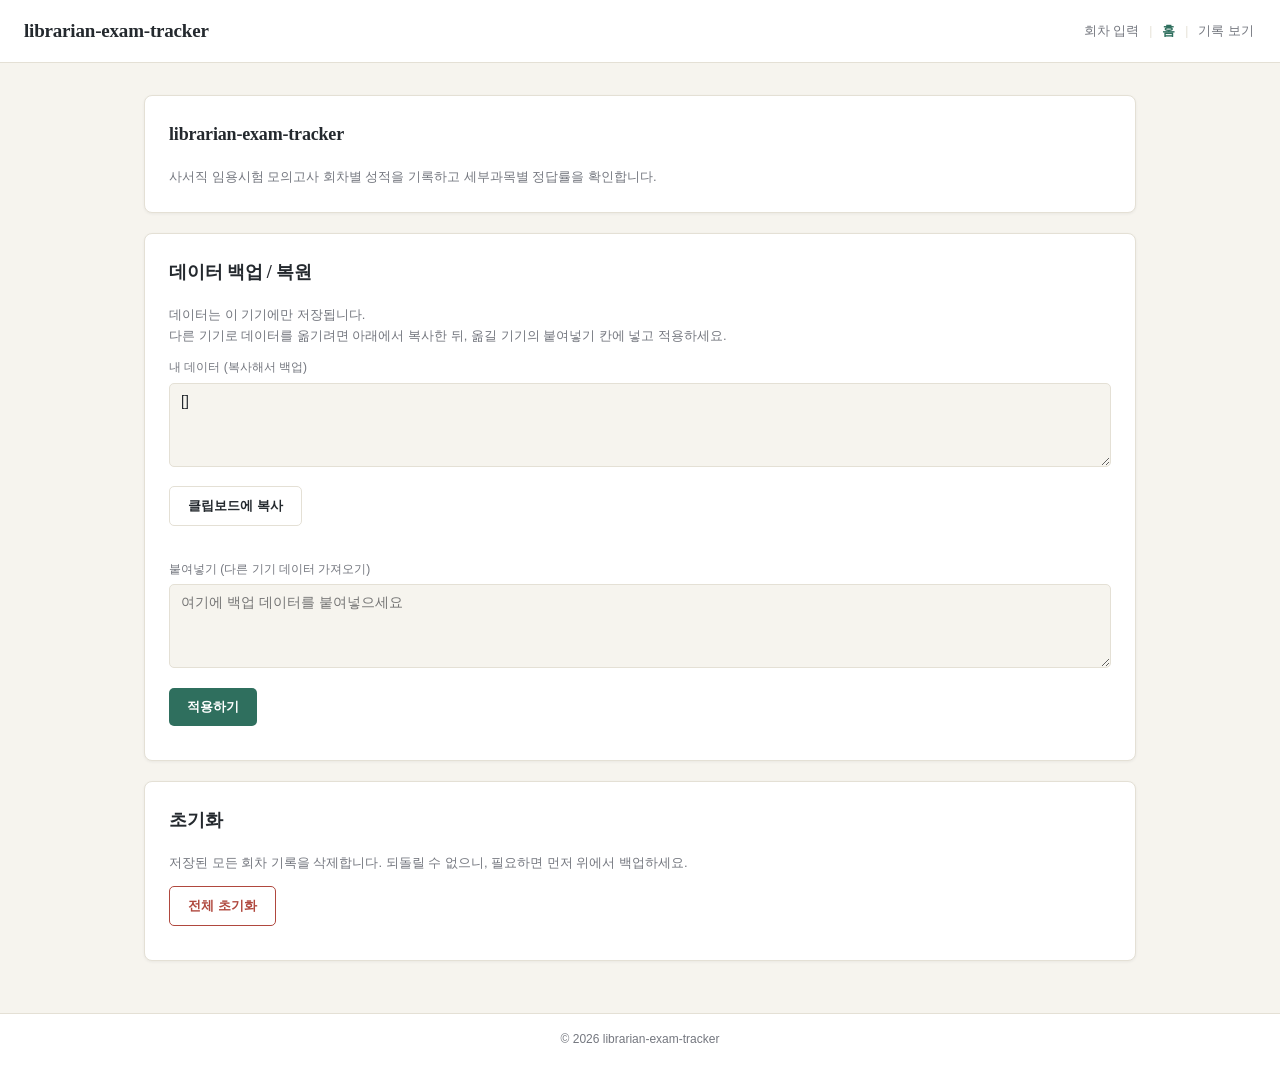
<file: index.html>
<!DOCTYPE html>
<html lang="ko">

<head>
  <meta charset="UTF-8">
  <meta name="viewport" content="width=device-width, initial-scale=1.0">
  <title>librarian-exam-tracker</title>
  <link rel="icon"
    href="data:image/svg+xml,%3Csvg xmlns='http://www.w3.org/2000/svg' viewBox='0 0 100 100'%3E%3Ctext y='.9em' font-size='90'%3E%F0%9F%93%9A%3C/text%3E%3C/svg%3E">
  <link rel="stylesheet" href="/css/main.css">
  <link rel="stylesheet" href="/css/header.css">
  <link rel="stylesheet" href="/css/footer.css">
</head>

<body>

  <app-header></app-header>

  <main>
    <section class="panel">
      <h2>librarian-exam-tracker</h2>
      <p class="hint">
        사서직 임용시험 모의고사 회차별 성적을 기록하고 세부과목별 정답률을 확인합니다.
      </p>
    </section>

    <section class="panel">
      <h2>데이터 백업 / 복원</h2>
      <p class="hint">
        데이터는 이 기기에만 저장됩니다.
        <br>다른 기기로 데이터를 옮기려면 아래에서 복사한 뒤,
        옮길 기기의 붙여넣기 칸에 넣고 적용하세요.
      </p>

      <label for="exportArea">내 데이터 (복사해서 백업)</label>
      <textarea id="exportArea" rows="4" readonly></textarea>
      <button id="copyBtn" type="button" class="secondary">클립보드에 복사</button>

      <div class="field-block">
        <label for="importArea">붙여넣기 (다른 기기 데이터 가져오기)</label>
        <textarea id="importArea" rows="4" placeholder="여기에 백업 데이터를 붙여넣으세요"></textarea>
        <button id="importBtn" type="button" class="primary">적용하기</button>
      </div>
    </section>

    <section class="panel">
      <h2>초기화</h2>
      <p class="hint">
        저장된 모든 회차 기록을 삭제합니다. 되돌릴 수 없으니, 필요하면 먼저 위에서 백업하세요.
      </p>
      <button id="resetBtn" type="button" class="danger">전체 초기화</button>
    </section>
  </main>

  <app-footer></app-footer>

  <script type="module" src="/js/components/app-header.js"></script>
  <script type="module" src="/js/components/app-footer.js"></script>
  <script type="module" src="/js/home-page.js"></script>
</body>

</html>
</file>
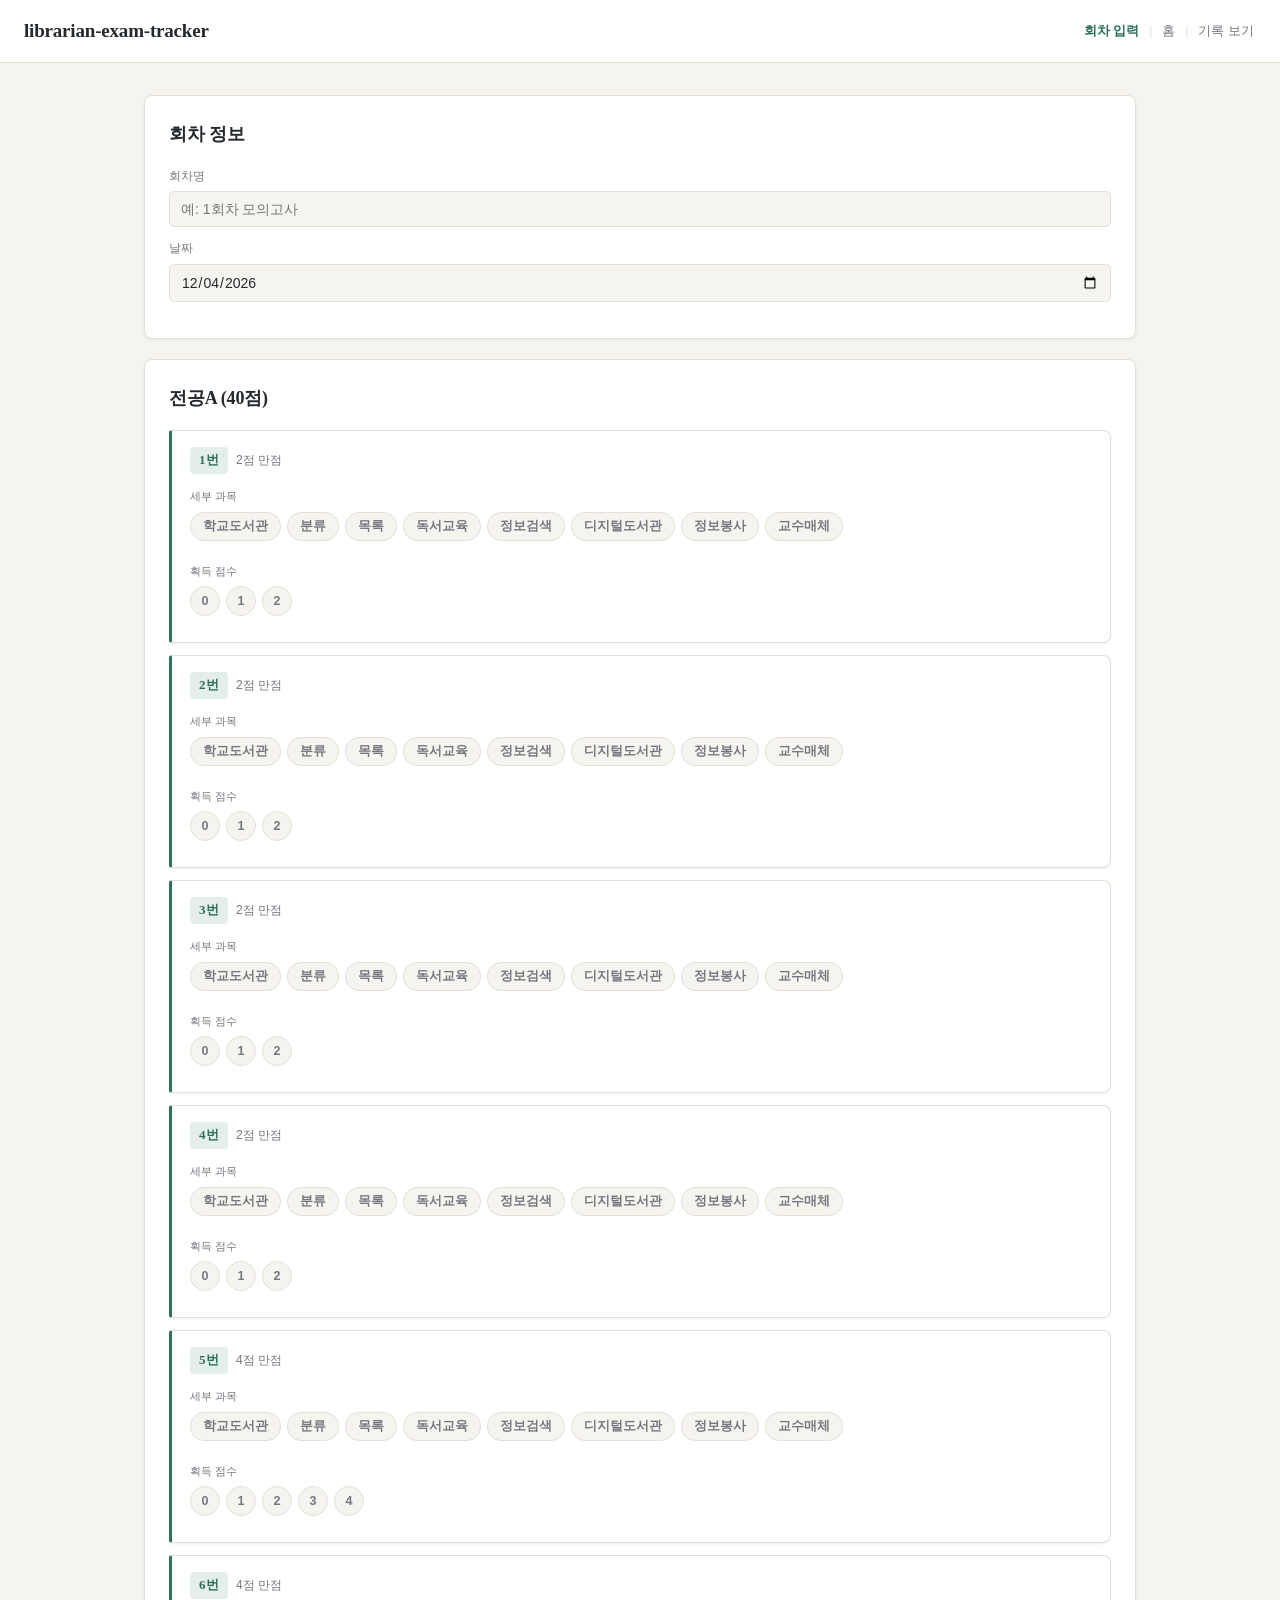
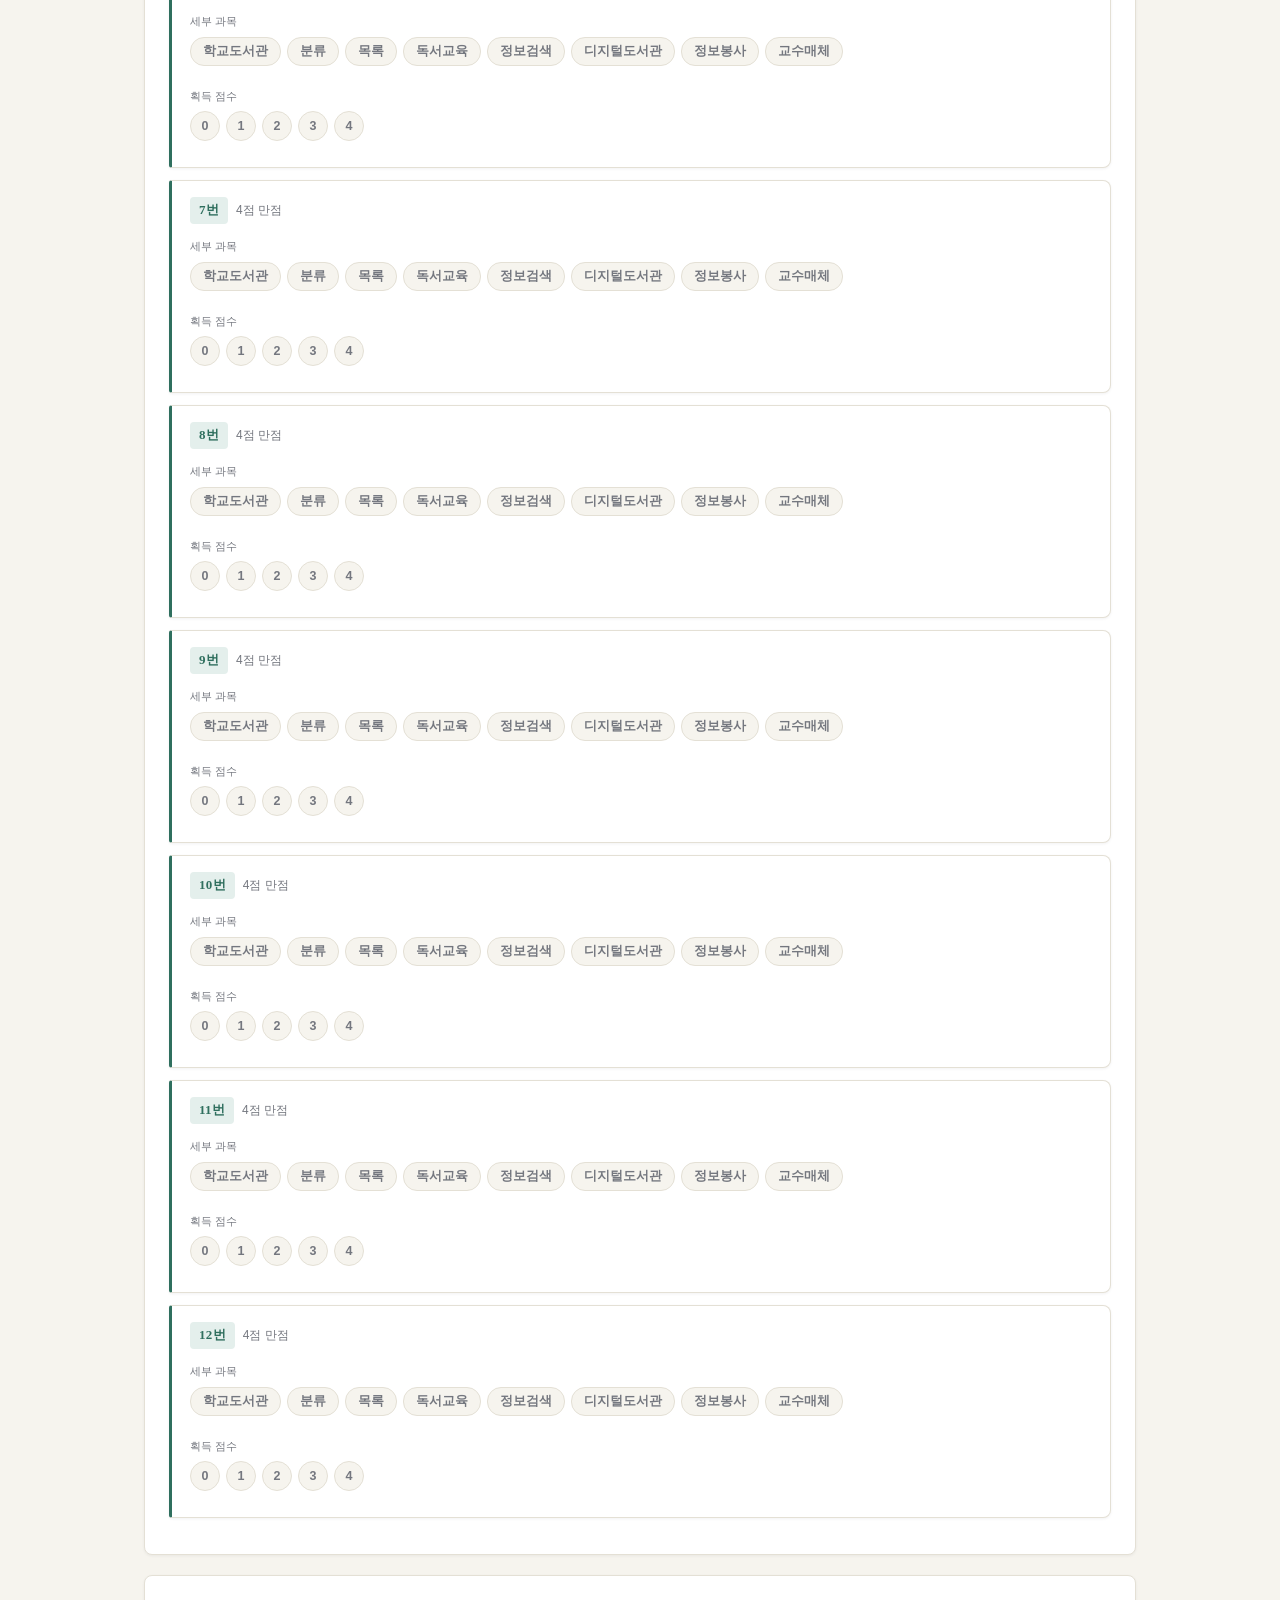
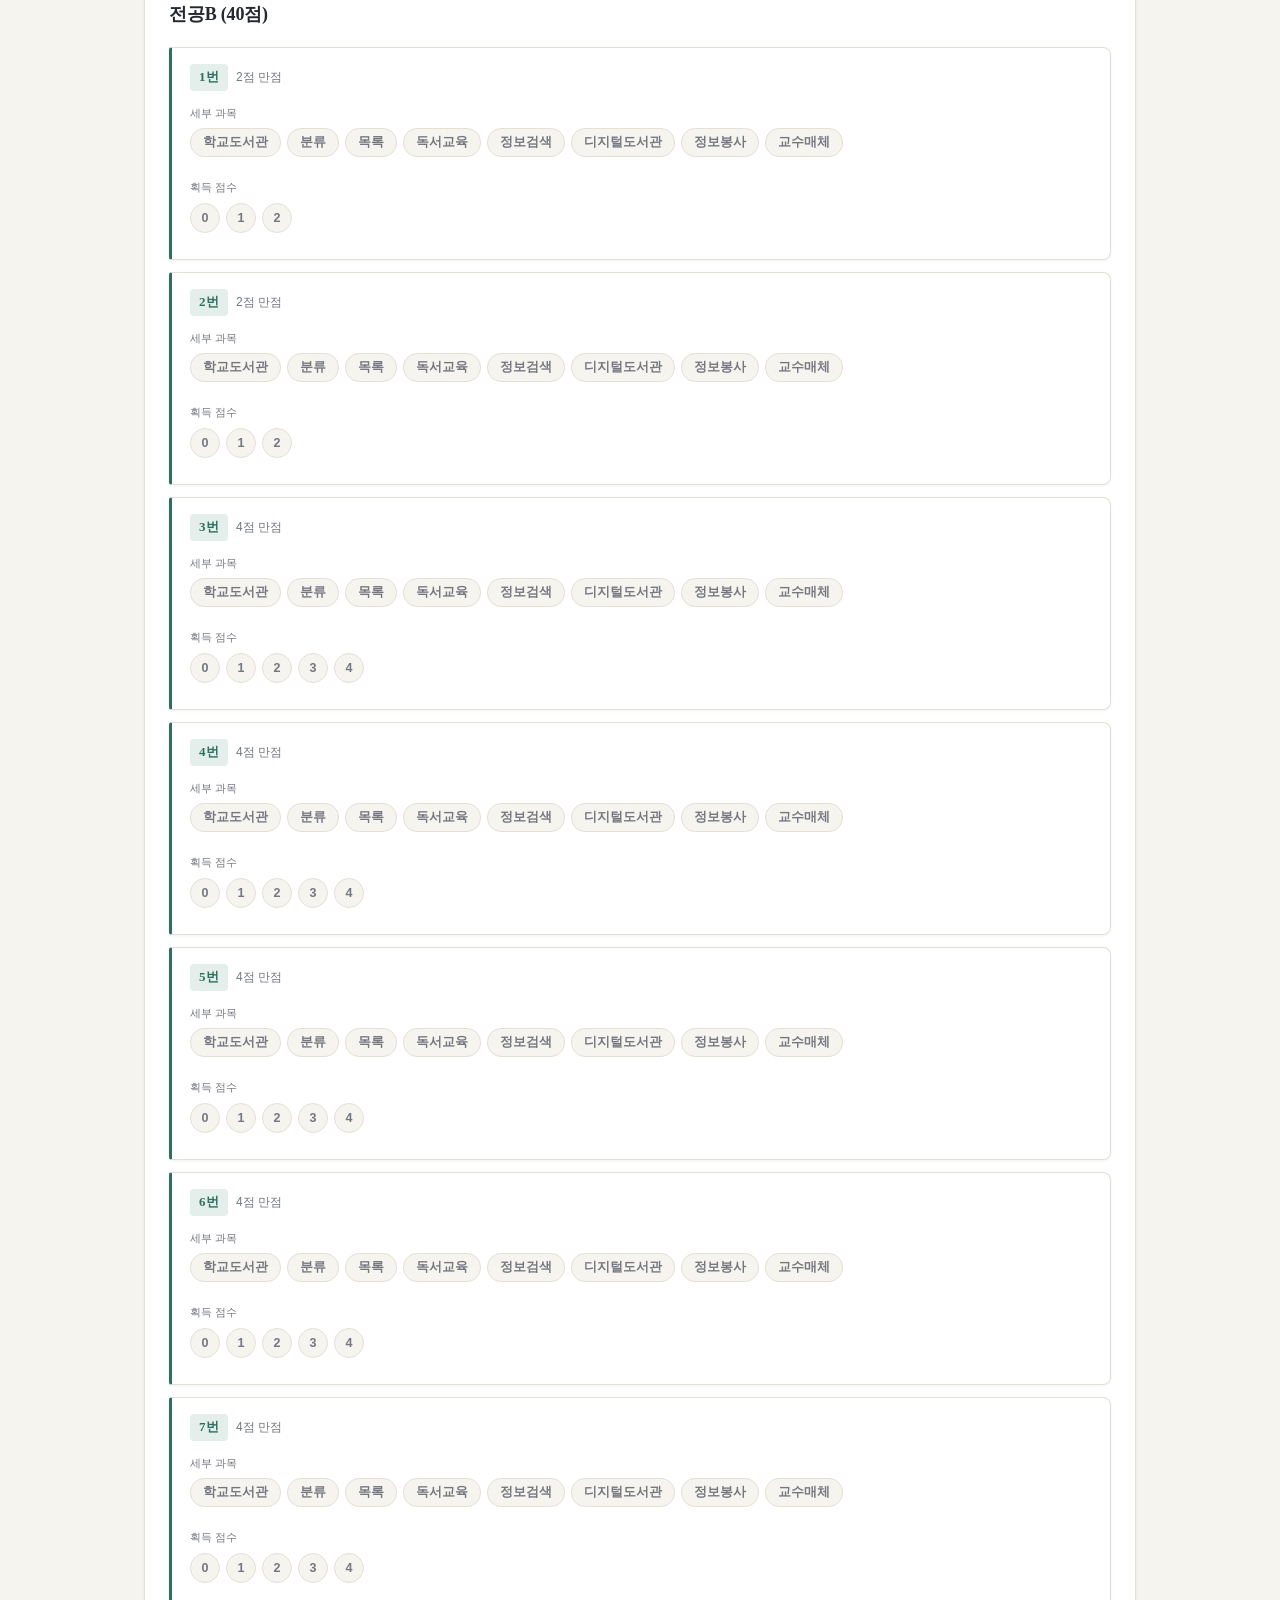
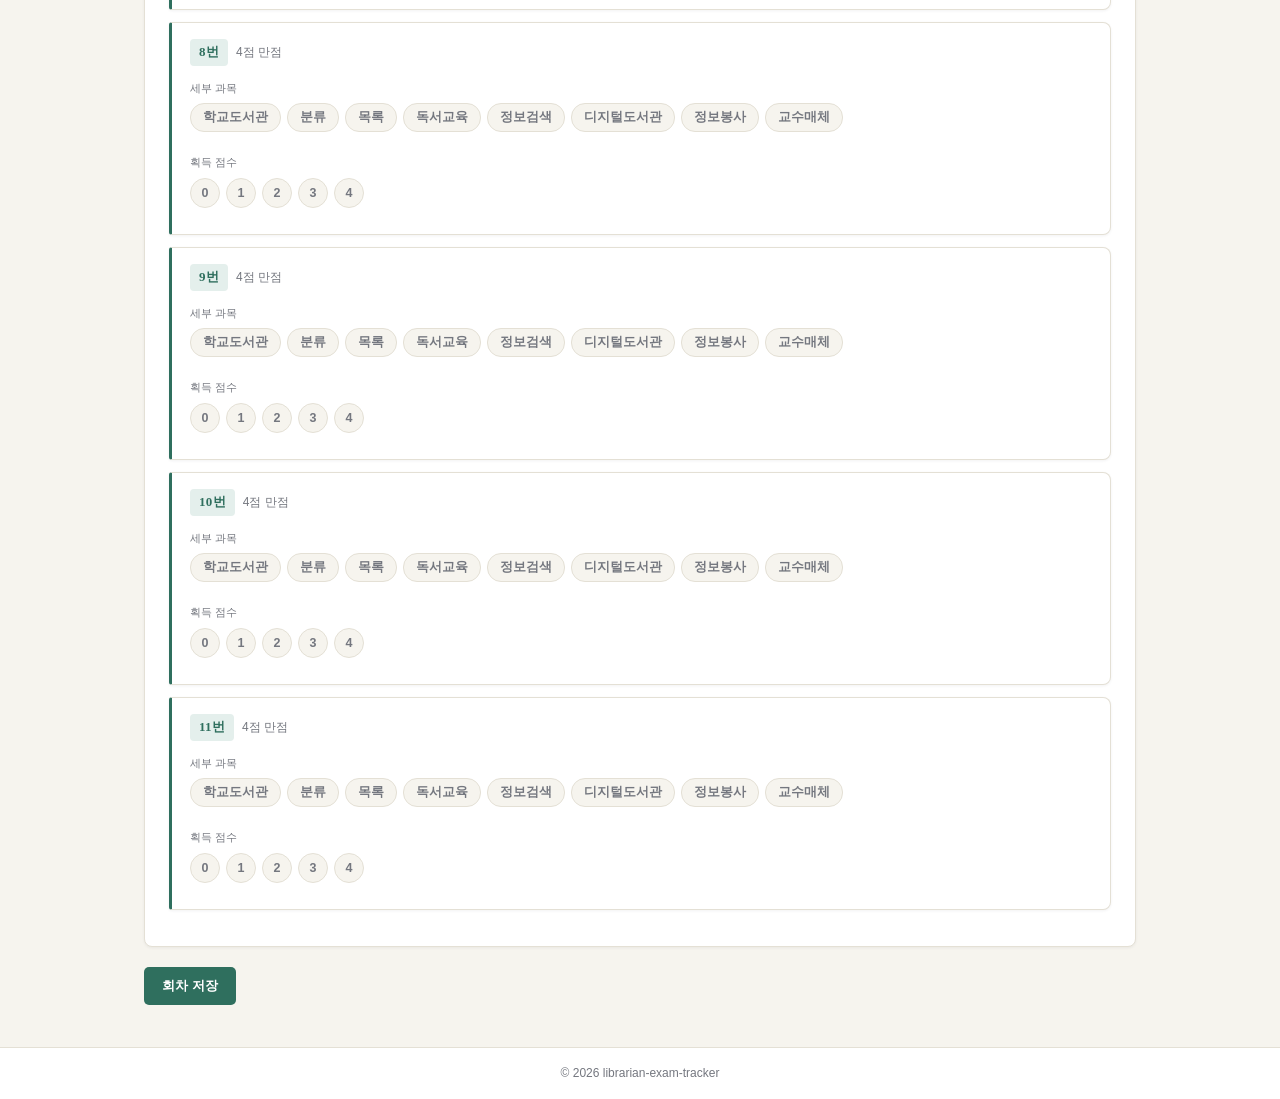
<file: pages/record.html>
<!DOCTYPE html>
<html lang="ko">

<head>
  <meta charset="UTF-8">
  <meta name="viewport" content="width=device-width, initial-scale=1.0">
  <title>회차 입력 | librarian-exam-tracker</title>
  <link rel="icon"
    href="data:image/svg+xml,%3Csvg xmlns='http://www.w3.org/2000/svg' viewBox='0 0 100 100'%3E%3Ctext y='.9em' font-size='90'%3E%F0%9F%93%9A%3C/text%3E%3C/svg%3E">
  <link rel="stylesheet" href="/css/main.css">
  <link rel="stylesheet" href="/css/header.css">
  <link rel="stylesheet" href="/css/footer.css">
</head>

<body>

  <app-header></app-header>

  <main>
    <section class="panel">
      <h2>회차 정보</h2>
      <label for="roundLabel">회차명</label>
      <input type="text" id="roundLabel" placeholder="예: 1회차 모의고사">
      <label for="roundDate">날짜</label>
      <input type="date" id="roundDate">
    </section>

    <section class="panel">
      <h2>전공A (40점)</h2>
      <div id="questionsA"></div>
    </section>

    <section class="panel">
      <h2>전공B (40점)</h2>
      <div id="questionsB"></div>
    </section>

    <button id="saveRoundBtn" type="button" class="primary">회차 저장</button>
  </main>

  <app-footer></app-footer>

  <script type="module" src="/js/components/app-header.js"></script>
  <script type="module" src="/js/components/app-footer.js"></script>
  <script type="module" src="/js/record-page.js"></script>
</body>

</html>
</file>
<file: css/main.css>
/* ============================================================
   변수
   ============================================================ */
:root {
  --bg: #F6F4EE;
  --surface: #FFFFFF;
  --ink: #24292E;
  --muted: #74777F;
  --line: #E4E0D5;
  --correct: #2F6F5E;
  --correct-soft: #E4EFEC;
  --wrong: #B0483E;
  --wrong-soft: #F5E7E5;
  --serif: Georgia, "Nanum Myeongjo", "Batang", serif;
  --shadow: 0 1px 3px rgba(36, 41, 46, 0.06);
}

/* ============================================================
   리셋 / 베이스
   ============================================================ */
* {
  box-sizing: border-box;
}

body {
  margin: 0;
  background: var(--bg);
  color: var(--ink);
  font-family: -apple-system, BlinkMacSystemFont, "Apple SD Gothic Neo", "Malgun Gothic", "Segoe UI", sans-serif;
  line-height: 1.6;
  -webkit-font-smoothing: antialiased;
}

/* ============================================================
   레이아웃 / 패널
   ============================================================ */
main {
  max-width: 1040px;
  margin: 0 auto;
  padding: 32px 24px;
}

.panel {
  background: var(--surface);
  border: 1px solid var(--line);
  border-radius: 8px;
  padding: 24px;
  margin-bottom: 20px;
  box-shadow: var(--shadow);
}

h2 {
  font-family: var(--serif);
  font-size: 18px;
  font-weight: 700;
  letter-spacing: -0.01em;
  margin: 0 0 18px;
  color: var(--ink);
}

/* ============================================================
   폼 요소
   ============================================================ */
label {
  display: block;
  font-size: 12px;
  color: var(--muted);
  margin-bottom: 5px;
}

input[type="text"],
input[type="number"],
input[type="date"],
textarea {
  width: 100%;
  padding: 9px 11px;
  border: 1px solid var(--line);
  border-radius: 5px;
  font-size: 14px;
  background: var(--bg);
  color: var(--ink);
  margin-bottom: 12px;
  transition: border-color 0.15s ease;
  font-family: inherit;
}

input:focus,
textarea:focus {
  outline: none;
  border-color: var(--correct);
  box-shadow: 0 0 0 3px var(--correct-soft);
}

/* ---------- 버튼 시스템 ---------- */
button {
  border: none;
  border-radius: 5px;
  padding: 10px 18px;
  font-size: 13px;
  font-weight: 600;
  cursor: pointer;
  transition: background 0.15s ease, border-color 0.15s ease, color 0.15s ease, transform 0.05s ease;
}

button:active {
  transform: translateY(1px);
}

button:focus-visible,
.chip:focus-visible,
.tabBtn:focus-visible {
  outline: 2px solid var(--correct);
  outline-offset: 2px;
}

/* 기본값 = primary */
button,
button.primary {
  background: var(--correct);
  color: #fff;
  margin-bottom: 10px;
}



button.secondary {
  background: var(--surface);
  color: var(--ink);
  border: 1px solid var(--line);
}

button.secondary:hover {
  border-color: var(--correct);
  color: var(--correct);
}

button.danger {
  background: transparent;
  color: var(--wrong);
  border: 1px solid var(--wrong);
}

button.danger:hover {
  background: var(--wrong);
  color: #fff;
}

/* ============================================================
   리스트 / 안내 문구
   ============================================================ */
ul {
  list-style: none;
  margin: 0 0 16px;
  padding: 0;
}

ul li {
  display: flex;
  justify-content: space-between;
  align-items: center;
  padding: 9px 0;
  border-bottom: 1px solid var(--line);
  font-size: 13px;
}

.empty,
.placeholder {
  color: var(--muted);
  font-size: 13px;
  padding: 14px 0;
  text-align: center;
}

.hint {
  color: var(--muted);
  font-size: 13px;
  margin: 0 0 12px;
}

.hint:last-child {
  margin-bottom: 0;
}

.field-block {
  margin-top: 24px;
}

.hidden {
  display: none !important;
}

/* ============================================================
   차트
   ============================================================ */
.chart-box {
  position: relative;
  border: 1px solid var(--line);
  border-radius: 7px;
  padding: 16px;
  min-width: 0;
  background: var(--surface);
}

.total-trend-box {
  height: 150px;
}

.total-trend-box canvas {
  max-height: 150px;
}

.trend-box {
  height: 240px;
}

.trend-box canvas {
  max-height: 240px;
}

/* ============================================================
   문제 카드 (도서 색인카드 느낌)
   ============================================================ */
.qrow {
  background: var(--surface);
  border: 1px solid var(--line);
  border-left: 3px solid var(--correct);
  border-radius: 3px 8px 8px 3px;
  padding: 16px 18px;
  margin-bottom: 12px;
  box-shadow: var(--shadow);
  transition: border-left-color 0.15s ease, box-shadow 0.15s ease;
}

.qrow:focus-within {
  border-left-color: var(--wrong);
  box-shadow: 0 2px 8px rgba(36, 41, 46, 0.1);
}

.qrow-head {
  display: flex;
  align-items: baseline;
  gap: 8px;
  margin-bottom: 14px;
}

.qno-badge {
  font-family: var(--serif);
  font-size: 13px;
  font-weight: 700;
  color: var(--correct);
  background: var(--correct-soft);
  border-radius: 4px;
  padding: 3px 9px;
  letter-spacing: 0.02em;
}

.qmax-label {
  color: var(--muted);
  font-size: 12px;
}

.qfield {
  margin-bottom: 12px;
}

.qfield:last-child {
  margin-bottom: 0;
}

.qlabel {
  display: block;
  font-size: 11px;
  color: var(--muted);
  margin-bottom: 6px;
  letter-spacing: 0.01em;
}

.chipGroup {
  display: flex;
  flex-wrap: wrap;
  gap: 6px;
}

.chip {
  background: var(--bg);
  border: 1px solid var(--line);
  border-radius: 14px;
  padding: 5px 12px;
  font-size: 12.5px;
  color: var(--muted);
  cursor: pointer;
  transition: all 0.12s ease;
}

.chip:hover {
  border-color: var(--correct);
  color: var(--correct);
}

.chip.selected {
  background: var(--correct);
  border-color: var(--correct);
  color: #fff;
  font-weight: 600;
}

.scoreChip {
  min-width: 30px;
  height: 30px;
  text-align: center;
  padding: 0;
  display: flex;
  align-items: center;
  justify-content: center;
  border-radius: 50%;
  font-weight: 600;
}

/* 점수 칩 선택 시 만점/부분점수/0점을 색으로 구분 */
.scoreChip.selected.zero {
  background: var(--wrong);
  border-color: var(--wrong);
}

.scoreChip.selected.partial {
  background: #C98A2C;
  border-color: #C98A2C;
}

/* ============================================================
   탭 / 필터 (기록 보기 화면)
   ============================================================ */
.tabBar {
  display: flex;
  gap: 4px;
  margin-bottom: 18px;
  border-bottom: 1px solid var(--line);
}

.tabBtn {
  background: none;
  border: none;
  padding: 9px 6px;
  font-size: 14px;
  font-weight: 600;
  color: var(--muted);
  cursor: pointer;
  border-bottom: 2px solid transparent;
  margin-bottom: -1px;
  transition: color 0.12s ease;
}

.tabBtn:hover {
  color: var(--ink);
}

.tabBtn.active {
  color: var(--ink);
  border-bottom-color: var(--correct);
}

.filterChip {
  border-color: var(--chip-color, var(--line));
  color: var(--chip-color, var(--muted));
  background: var(--surface);
}

.filterChip.selected {
  background: var(--chip-color, var(--correct));
  border-color: var(--chip-color, var(--correct));
  color: #fff;
}

.detail-controls {
  display: flex;
  align-items: center;
  gap: 8px;
  margin-bottom: 16px;
  flex-wrap: wrap;
}

.detail-controls select {
  flex: 1;
  min-width: 160px;
  margin-bottom: 0;
}

.detail-controls button {
  margin-bottom: 0;
}

/* ============================================================
   반응형
   ============================================================ */
@media (max-width: 760px) {
  main {
    padding: 20px 16px;
  }
  .panel {
    padding: 18px;
  }
  .trend-box {
    height: 200px;
  }
  .trend-box canvas {
    max-height: 200px;
  }
}

/* ---------- 커스텀 알림/확인 모달 ---------- */
.modal-overlay {
  position: fixed;
  inset: 0;
  background: rgba(36, 41, 46, 0.35);
  display: flex;
  align-items: center;
  justify-content: center;
  padding: 20px;
  opacity: 0;
  transition: opacity 0.15s ease;
  z-index: 1000;
}

.modal-overlay.open {
  opacity: 1;
}

.modal-box {
  background: var(--surface);
  border-radius: 8px;
  padding: 24px;
  max-width: 360px;
  width: 100%;
  box-shadow: 0 8px 24px rgba(36, 41, 46, 0.18);
  transform: translateY(6px);
  transition: transform 0.15s ease;
}

.modal-overlay.open .modal-box {
  transform: translateY(0);
}

.modal-message {
  margin: 0 0 20px;
  font-size: 14px;
  color: var(--ink);
  white-space: pre-line;
  line-height: 1.6;
}

.modal-actions {
  display: flex;
  justify-content: flex-end;
  gap: 8px;
}
</file>
<file: css/header.css>
.site-header {
  display: flex;
  justify-content: space-between;
  align-items: center;
  flex-wrap: wrap;
  gap: 10px;
  padding: 16px 24px;
  border-bottom: 1px solid var(--line);
  background: var(--surface);
}

.site-title {
  font-family: Georgia, "Nanum Myeongjo", "Batang", serif;
  font-size: 19px;
  font-weight: 700;
  letter-spacing: -0.01em;
  margin: 0;
  color: var(--ink);
}

.site-nav {
  display: flex;
  align-items: center;
  gap: 8px;
}

.site-nav a {
  color: var(--muted);
  text-decoration: none;
  font-size: 13px;
  padding: 4px 2px;
}

.site-nav a:hover {
  color: var(--correct);
}

.site-nav a.active {
  color: var(--correct);
  font-weight: 600;
}

.site-nav .divider {
  color: var(--line);
  font-size: 12px;
}

@media (max-width: 480px) {
  .site-header {
    flex-direction: column;
    align-items: flex-start;
  }
}
</file>
<file: css/footer.css>
.site-footer {
  border-top: 1px solid var(--line);
  padding: 16px 24px;
  text-align: center;
  background: var(--surface);
}

.site-footer p {
  margin: 0;
  font-size: 12px;
  color: var(--muted);
}
</file>
